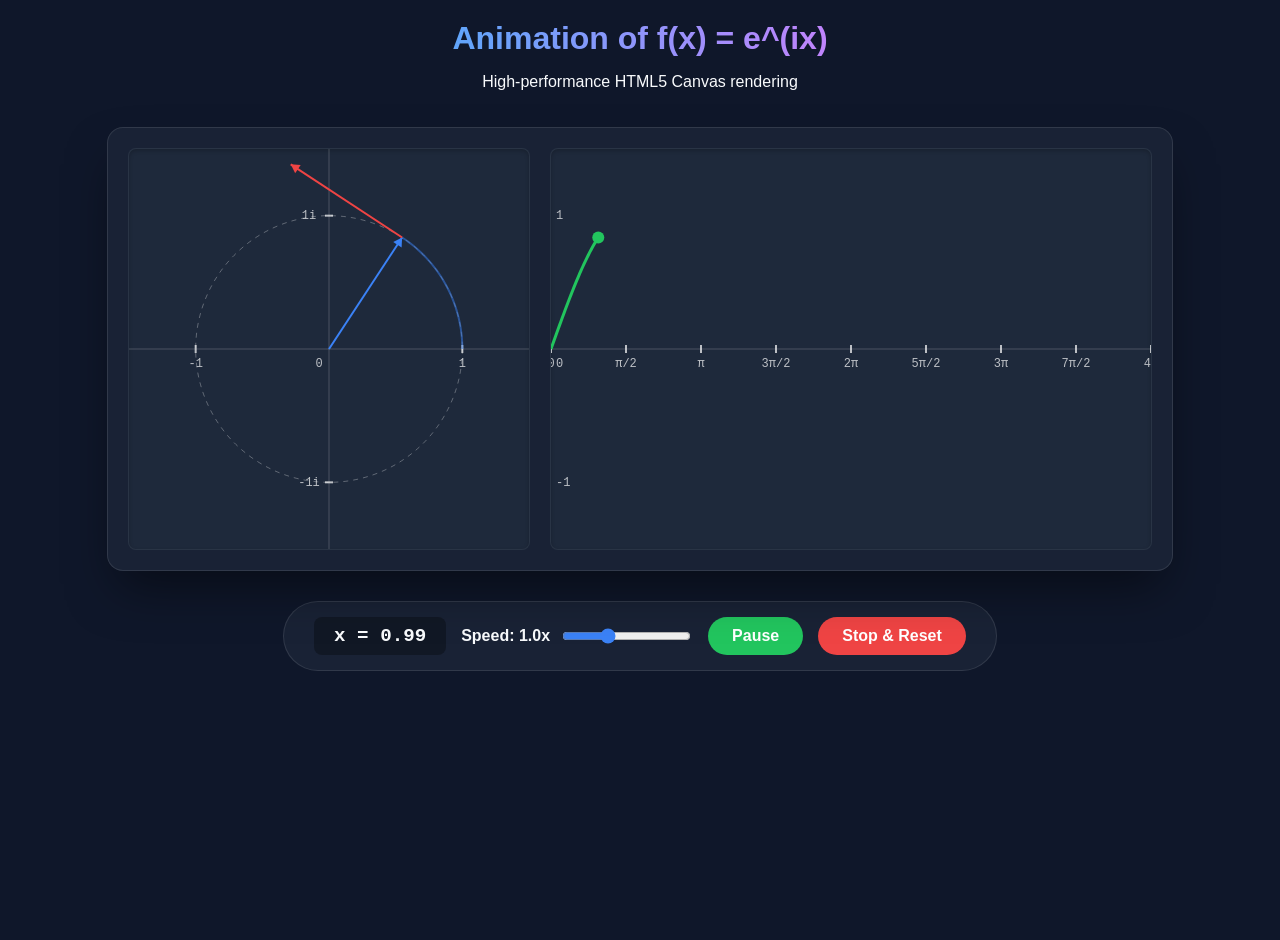
<file: euler_web/index.html>
<!DOCTYPE html>
<html lang="en">
<head>
    <meta charset="UTF-8">
    <meta name="viewport" content="width=device-width, initial-scale=1.0">
    <title>Euler's Formula Animation</title>
    <style>
        :root {
            --bg-color: #0f172a;
            --panel-bg: rgba(30, 41, 59, 0.7);
            --text-color: #f8fafc;
            --accent: #3b82f6;
            --danger: #ef4444;
            --success: #22c55e;
        }

        body {
            margin: 0;
            padding: 20px;
            background-color: var(--bg-color);
            color: var(--text-color);
            font-family: 'Inter', -apple-system, sans-serif;
            display: flex;
            flex-direction: column;
            align-items: center;
            min-height: 100vh;
        }

        .header {
            text-align: center;
            margin-bottom: 20px;
        }

        h1 {
            margin: 0 0 10px 0;
            font-weight: 600;
            background: linear-gradient(to right, #60a5fa, #c084fc);
            -webkit-background-clip: text;
            -webkit-text-fill-color: transparent;
        }

        .container {
            display: flex;
            gap: 20px;
            background: var(--panel-bg);
            padding: 20px;
            border-radius: 16px;
            backdrop-filter: blur(10px);
            border: 1px solid rgba(255, 255, 255, 0.1);
            box-shadow: 0 25px 50px -12px rgba(0, 0, 0, 0.5);
            flex-wrap: wrap;
            justify-content: center;
        }

        canvas {
            background: #1e293b;
            border-radius: 8px;
            border: 1px solid rgba(255, 255, 255, 0.05);
            box-shadow: inset 0 2px 4px 0 rgba(0, 0, 0, 0.2);
        }

        .controls {
            margin-top: 30px;
            display: flex;
            gap: 15px;
            align-items: center;
            background: var(--panel-bg);
            padding: 15px 30px;
            border-radius: 999px;
            border: 1px solid rgba(255, 255, 255, 0.1);
        }

        .x-display {
            font-family: monospace;
            font-size: 1.2rem;
            font-weight: bold;
            background: rgba(0, 0, 0, 0.3);
            padding: 8px 16px;
            border-radius: 8px;
            min-width: 100px;
            text-align: center;
        }

        button {
            border: none;
            padding: 10px 24px;
            border-radius: 999px;
            font-weight: 600;
            font-size: 1rem;
            cursor: pointer;
            transition: all 0.2s;
            color: white;
        }

        #startBtn {
            background-color: var(--success);
        }
        #startBtn:hover {
            background-color: #16a34a;
            transform: scale(1.05);
        }

        #stopBtn {
            background-color: var(--danger);
        }
        #stopBtn:hover {
            background-color: #dc2626;
            transform: scale(1.05);
        }

        .speed-control {
            display: flex;
            align-items: center;
            gap: 10px;
            font-weight: 600;
        }
        
        input[type=range] {
            accent-color: var(--accent);
            cursor: pointer;
        }
    </style>
</head>
<body>
    <div class="header">
        <h1>Animation of f(x) = e^(ix)</h1>
        <p>High-performance HTML5 Canvas rendering</p>
    </div>

    <div class="container">
        <!-- Canvas 1: Complex Plane -->
        <canvas id="complexCanvas" width="400" height="400"></canvas>
        
        <!-- Canvas 2: Sine Wave -->
        <canvas id="sineCanvas" width="600" height="400"></canvas>
    </div>

    <div class="controls">
        <div class="x-display" id="xDisplay">x = 0.00</div>
        
        <div class="speed-control">
            <label for="speedSlider">Speed: <span id="speedVal">1.0</span>x</label>
            <input type="range" id="speedSlider" min="0.5" max="2.0" step="0.1" value="1.0">
        </div>
        
        <button id="startBtn">Pause</button>
        <button id="stopBtn">Stop & Reset</button>
    </div>

    <script src="script.js"></script>
</body>
</html>
</file>
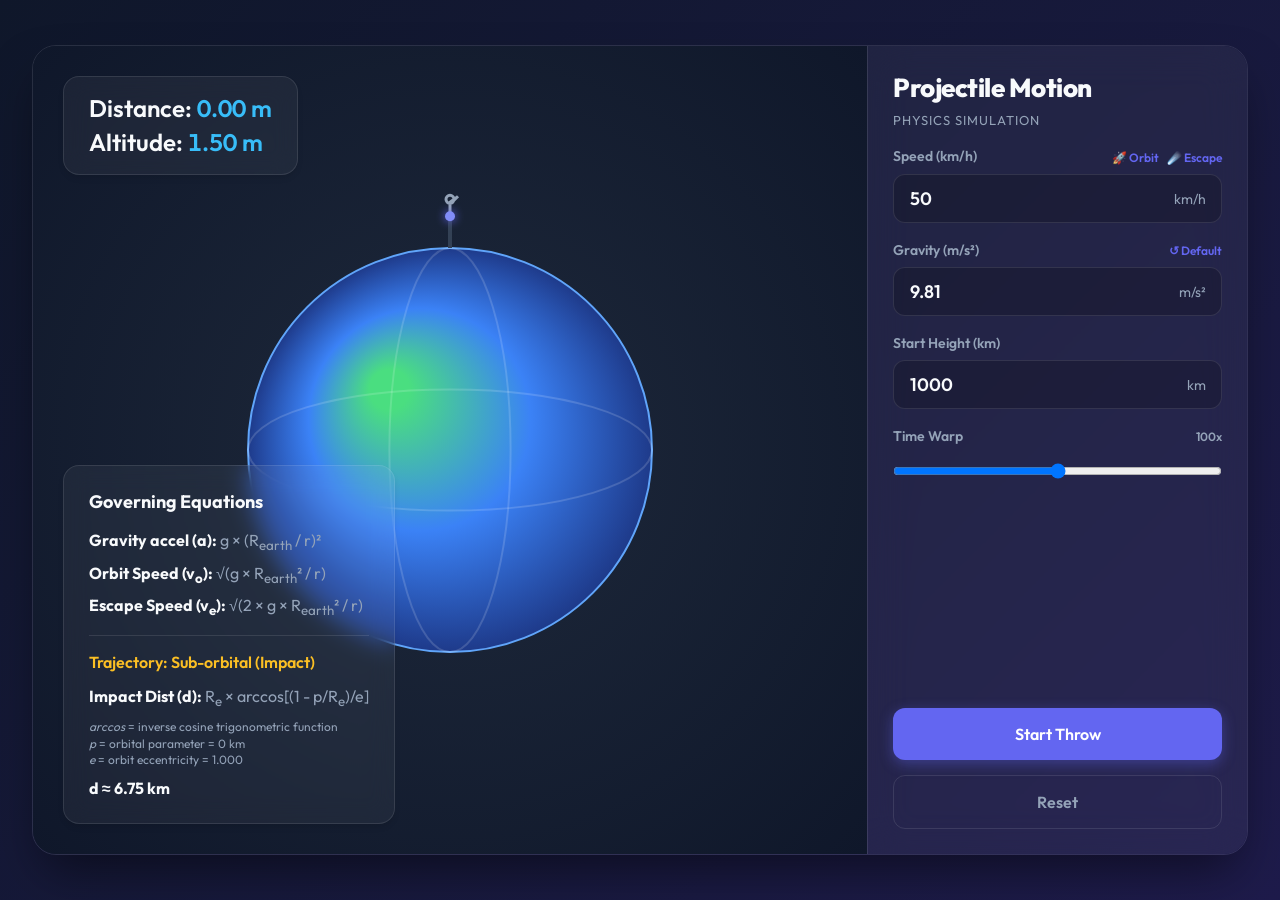
<file: gravity/index.html>
<!DOCTYPE html>
<html lang="en">
<head>
    <meta charset="UTF-8">
    <meta name="viewport" content="width=device-width, initial-scale=1.0">
    <title>Gravity Projectile Simulator</title>
    <link href="https://fonts.googleapis.com/css2?family=Outfit:wght@300;400;600;800&display=swap" rel="stylesheet">
    <link rel="stylesheet" href="style.css">
</head>
<body>
    <div class="app-container">
        <!-- Main Simulation Canvas -->
        <div class="simulation-area">
            <canvas id="simCanvas"></canvas>
            <div class="distance-readout">
                Distance: <span id="distanceValue">0.00 m</span>
                <br>
                Altitude: <span id="heightValue">1.50 m</span>
            </div>

            <div class="equations-panel">
                <div style="font-weight:700; color:var(--text-primary); margin-bottom: 8px; font-size: 18px;">Governing Equations</div>
                <div><strong>Gravity accel (a):</strong> g &times; (R<sub>earth</sub> / r)&sup2;</div>
                <div><strong>Orbit Speed (v<sub>o</sub>):</strong> &radic;(g &times; R<sub>earth</sub>&sup2; / r)</div>
                <div><strong>Escape Speed (v<sub>e</sub>):</strong> &radic;(2 &times; g &times; R<sub>earth</sub>&sup2; / r)</div>
                <hr id="dynamicEquationDivider" style="border: 0; border-top: 1px solid var(--panel-border); margin: 12px 0;">
                <div id="dynamicEquationContainer">
                    <!-- Dynamic content injected by JS -->
                </div>
            </div>

            <!-- Alert for out-of-bounds -->
            <div id="outOfBoundsAlert" class="alert hidden">
                Ball escaped gravity/bounds! Reset to continue.
            </div>
        </div>

        <!-- Control Panel (Glassmorphism) -->
        <div class="control-panel">
            <h1>Projectile Motion</h1>
            <p class="subtitle">Physics Simulation</p>
            
            <div class="control-group">
                <div style="display: flex; justify-content: space-between; align-items: center;">
                    <label for="speedInput">Speed (km/h)</label>
                    <div>
                        <button id="orbitSpeedBtn" style="background:none; border:none; color:var(--accent-color); cursor:pointer; font-size:12px; font-family:inherit; font-weight:600; padding:0 5px;">🚀 Orbit</button>
                        <button id="escapeSpeedBtn" style="background:none; border:none; color:var(--accent-color); cursor:pointer; font-size:12px; font-family:inherit; font-weight:600; padding:0;">☄️ Escape</button>
                    </div>
                </div>
                <div class="input-wrapper">
                    <input type="number" id="speedInput" value="50" min="1" step="1">
                    <span class="unit">km/h</span>
                </div>
            </div>



            <div class="control-group">
                <div style="display: flex; justify-content: space-between; align-items: center;">
                    <label for="gravityInput">Gravity (m/s²)</label>
                    <button id="resetGravityBtn" style="background:none; border:none; color:var(--accent-color); cursor:pointer; font-size:12px; font-family:inherit; font-weight:600; padding:0;">↺ Default</button>
                </div>
                <div class="input-wrapper">
                    <input type="number" id="gravityInput" value="9.81" min="0.1" step="0.01">
                    <span class="unit">m/s²</span>
                </div>
            </div>

            <div class="control-group">
                <label for="heightInput">Start Height (km)</label>
                <div class="input-wrapper">
                    <input type="number" id="heightInput" value="1000" min="0" step="100">
                    <span class="unit">km</span>
                </div>
            </div>

            <div class="control-group">
                <div style="display: flex; justify-content: space-between; align-items: center;">
                    <label for="timeWarpInput">Time Warp</label>
                    <span id="timeWarpDisplay" style="color:var(--text-secondary); font-size:12px; font-weight:600;">100x</span>
                </div>
                <div class="input-wrapper" style="padding: 10px 0;">
                    <input type="range" id="timeWarpInput" min="0" max="4" step="0.1" value="2" style="width: 100%;">
                </div>
            </div>

            <div class="action-buttons">
                <button id="startBtn" class="btn primary">Start Throw</button>
                <button id="resetBtn" class="btn secondary">Reset</button>
            </div>
        </div>
    </div>
    <script src="script.js"></script>
</body>
</html>
</file>
<file: gravity/style.css>
:root {
    --bg-gradient: linear-gradient(135deg, #0f172a 0%, #1e1b4b 100%);
    --panel-bg: rgba(255, 255, 255, 0.05);
    --panel-border: rgba(255, 255, 255, 0.1);
    --text-primary: #f8fafc;
    --text-secondary: #94a3b8;
    --accent-color: #6366f1;
    --accent-hover: #4f46e5;
    --danger-color: #ef4444;
}

* {
    box-sizing: border-box;
    margin: 0;
    padding: 0;
}

body {
    font-family: 'Outfit', sans-serif;
    background: var(--bg-gradient);
    color: var(--text-primary);
    min-height: 100vh;
    display: flex;
    justify-content: center;
    align-items: center;
    overflow: hidden; /* No scrollbars, app takes full screen */
}

.app-container {
    display: flex;
    width: 95vw;
    height: 90vh;
    border-radius: 24px;
    box-shadow: 0 25px 50px -12px rgba(0, 0, 0, 0.5);
    overflow: hidden;
    position: relative;
    border: 1px solid var(--panel-border);
}

/* Simulation Area (Canvas) */
.simulation-area {
    flex: 1;
    position: relative;
    background: radial-gradient(circle at 50% 50%, #1e293b 0%, #0f172a 100%);
}

canvas {
    width: 100%;
    height: 100%;
    display: block;
}

.distance-readout {
    position: absolute;
    top: 30px;
    left: 30px;
    font-size: 24px;
    font-weight: 600;
    background: var(--panel-bg);
    padding: 15px 25px;
    border-radius: 16px;
    backdrop-filter: blur(12px);
    -webkit-backdrop-filter: blur(12px);
    border: 1px solid var(--panel-border);
    box-shadow: 0 4px 6px -1px rgba(0, 0, 0, 0.1);
    line-height: 1.4;
}

.distance-readout span {
    color: #38bdf8;
    font-variant-numeric: tabular-nums;
}

.alert {
    position: absolute;
    top: 50%;
    left: 50%;
    transform: translate(-50%, -50%);
    background: rgba(239, 68, 68, 0.2);
    border: 1px solid var(--danger-color);
    padding: 20px 40px;
    border-radius: 12px;
    font-size: 20px;
    font-weight: 600;
    backdrop-filter: blur(8px);
    color: #fecaca;
    transition: opacity 0.3s ease;
    text-align: center;
}

.alert.hidden {
    opacity: 0;
    pointer-events: none;
}

/* Control Panel */
.control-panel {
    width: 380px;
    background: var(--panel-bg);
    backdrop-filter: blur(20px);
    -webkit-backdrop-filter: blur(20px);
    border-left: 1px solid var(--panel-border);
    padding: 25px 25px;
    display: flex;
    flex-direction: column;
    gap: 18px;
    z-index: 10;
}

h1 {
    font-size: 26px;
    font-weight: 800;
    letter-spacing: -0.5px;
    margin-bottom: -10px;
}

.subtitle {
    color: var(--text-secondary);
    font-size: 13px;
    text-transform: uppercase;
    letter-spacing: 1px;
    margin-bottom: 0px;
}

.control-group {
    display: flex;
    flex-direction: column;
    gap: 8px;
}

label {
    font-size: 14px;
    font-weight: 600;
    color: var(--text-secondary);
}

.input-wrapper {
    position: relative;
    display: flex;
    align-items: center;
}

input[type="number"] {
    width: 100%;
    background: rgba(0, 0, 0, 0.2);
    border: 1px solid var(--panel-border);
    border-radius: 12px;
    padding: 12px 60px 12px 16px; /* Extra right padding for unit text */
    color: var(--text-primary);
    font-family: inherit;
    font-size: 18px;
    font-weight: 600;
    transition: all 0.2s;
    outline: none;
}

input[type="number"]:focus {
    border-color: var(--accent-color);
    box-shadow: 0 0 0 3px rgba(99, 102, 241, 0.2);
}

.unit {
    position: absolute;
    right: 16px;
    color: var(--text-secondary);
    font-size: 14px;
    pointer-events: none;
}

.action-buttons {
    margin-top: auto;
    display: flex;
    flex-direction: column;
    gap: 15px;
}

.btn {
    padding: 16px;
    border: none;
    border-radius: 12px;
    font-family: inherit;
    font-size: 16px;
    font-weight: 600;
    cursor: pointer;
    transition: all 0.3s cubic-bezier(0.4, 0, 0.2, 1);
    display: flex;
    justify-content: center;
    align-items: center;
}

.btn:active {
    transform: scale(0.98);
}

.btn.primary {
    background: var(--accent-color);
    color: white;
    box-shadow: 0 4px 14px 0 rgba(99, 102, 241, 0.39);
}

.btn.primary:hover {
    background: var(--accent-hover);
    box-shadow: 0 6px 20px rgba(99, 102, 241, 0.23);
    transform: translateY(-2px);
}

.btn.secondary {
    background: transparent;
    color: var(--text-secondary);
    border: 1px solid var(--panel-border);
}

.btn.secondary:hover {
    background: rgba(255, 255, 255, 0.05);
    color: var(--text-primary);
}

/* Hide native spinners and fix unit overlap */
input[type=number]::-webkit-inner-spin-button, 
input[type=number]::-webkit-outer-spin-button {  
   -webkit-appearance: none;
   margin: 0;
}
input[type=number] {
    -moz-appearance: textfield;
}

/* Equations Panel Overlay */
.equations-panel {
    position: absolute;
    bottom: 30px;
    left: 30px;
    background: var(--panel-bg);
    backdrop-filter: blur(12px);
    -webkit-backdrop-filter: blur(12px);
    border: 1px solid var(--panel-border);
    padding: 20px 25px;
    border-radius: 16px;
    font-size: 16px;
    color: var(--text-secondary);
    line-height: 1.8;
    box-shadow: 0 4px 6px -1px rgba(0, 0, 0, 0.1);
    pointer-events: none; /* Let clicks pass through to canvas if needed */
}

.equations-panel strong {
    color: var(--text-primary);
}
</file>
